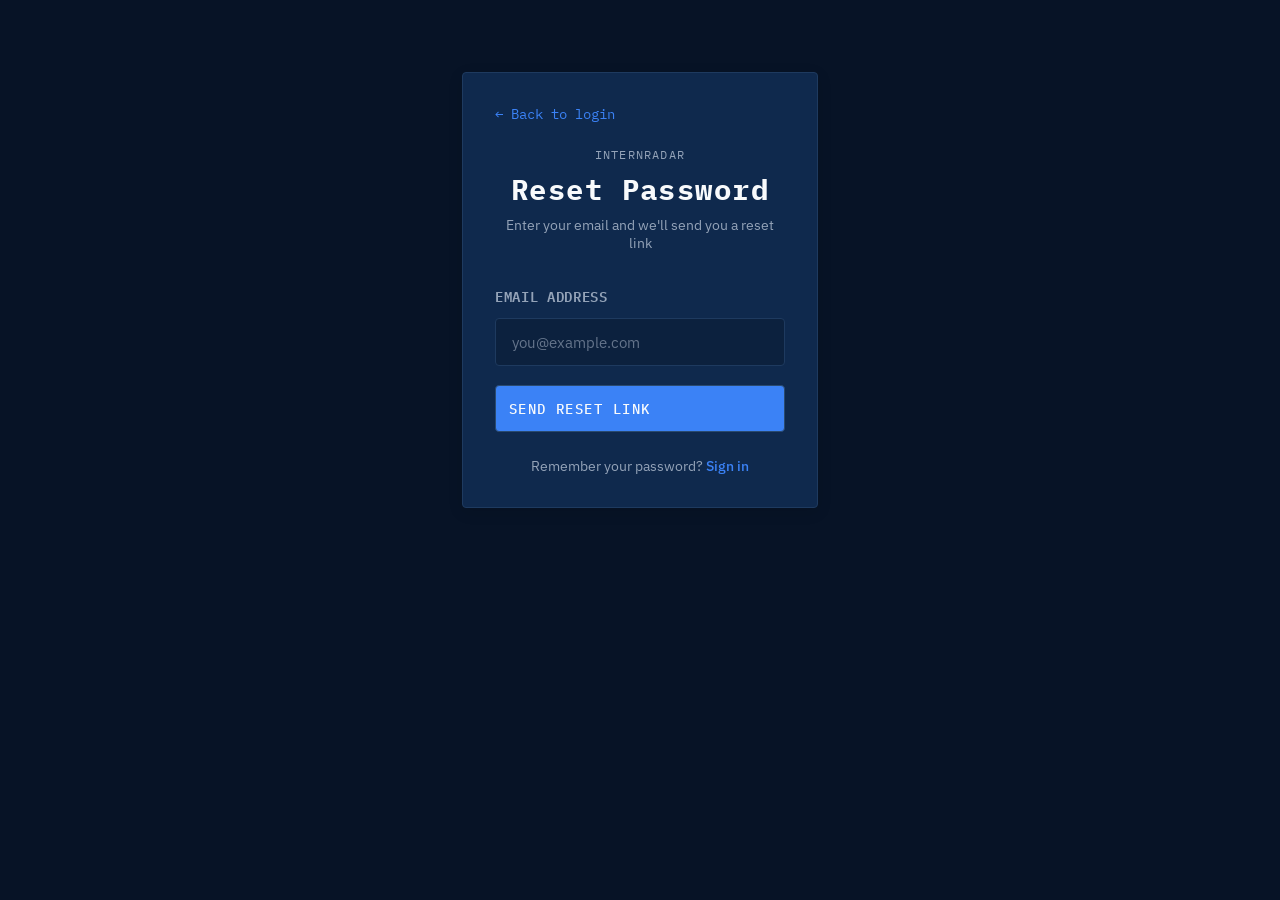
<file: frontend/forgot-password.html>
<!DOCTYPE html>
<html lang="en">
<head>
  <meta charset="UTF-8">
  <meta name="viewport" content="width=device-width, initial-scale=1.0">
  <title>Forgot Password | InternRadar</title>
  <link rel="stylesheet" href="styles.css">
  <style>
    body { overflow: auto !important; height: auto !important; min-height: 100vh; display: flex; flex-direction: column; }
    .auth-container { max-width: 420px; margin: 40px auto; padding: 2rem; width: 100%; }
    .auth-card { background: var(--card); border: 1px solid var(--border); border-radius: 4px; padding: 2rem; box-shadow: var(--shadow); }
    .auth-header { text-align: center; margin-bottom: 2rem; }
    .auth-header h1 { font-size: 1.8rem; color: var(--text); font-family: var(--font-mono); letter-spacing: 0.05em; }
    .auth-header p { color: var(--text-muted); margin-top: 0.5rem; }
    .eyebrow { font-family: var(--font-mono); font-size: 0.75rem; color: var(--primary); letter-spacing: 0.1em; text-transform: uppercase; margin-bottom: 0.5rem; }
    .form-group { margin-bottom: 1.2rem; }
    .form-group label { display: block; margin-bottom: 0.4rem; color: var(--text-muted); font-size: 0.85rem; font-family: var(--font-mono); letter-spacing: 0.05em; text-transform: uppercase; }
    .form-group input, .form-group select { width: 100%; padding: 0.8rem 1rem; border: 1px solid var(--border); border-radius: 4px; background: rgba(0, 0, 0, 0.2); color: var(--text); font-size: 0.95rem; font-family: var(--font-ui); }
    .form-group input:focus, .form-group select:focus { outline: none; border-color: var(--primary); }
    .form-group select option { background: var(--card); }
    .btn-full { width: 100%; padding: 0.8rem; font-size: 0.9rem; font-family: var(--font-mono); letter-spacing: 0.1em; text-transform: uppercase; background: var(--primary); color: var(--text); border: 1px solid var(--border-light); border-radius: 4px; cursor: pointer; transition: background 0.2s; }
    .btn-full:hover { background: var(--primary-h); }
    .btn-full:disabled { opacity: 0.5; cursor: not-allowed; }
    .auth-footer { text-align: center; margin-top: 1.5rem; color: var(--text-muted); font-size: 0.9rem; }
    .auth-footer a { color: var(--accent); text-decoration: none; font-weight: 500; }
    .auth-footer a:hover { text-decoration: underline; }
    .alert { padding: 0.8rem 1rem; border-radius: 4px; margin-bottom: 1rem; text-align: center; font-size: 0.9rem; border: 1px solid; }
    .alert-error { background: rgba(192, 57, 43, 0.15); color: #e74c3c; border-color: rgba(192, 57, 43, 0.3); }
    .alert-success { background: rgba(46, 204, 113, 0.15); color: #2ecc71; border-color: rgba(46, 204, 113, 0.3); }
    .alert-info { background: rgba(74, 158, 202, 0.15); color: #4a9eca; border-color: rgba(74, 158, 202, 0.3); }
    .password-hint { font-size: 0.75rem; color: var(--text-dim); margin-top: 0.4rem; }
    .back-link { display: inline-block; margin-bottom: 1rem; color: var(--accent); text-decoration: none; font-size: 0.85rem; font-family: var(--font-mono); }
    .back-link:hover { text-decoration: underline; }
    .hidden { display: none; }
  </style>
</head>
<body>
  <div class="auth-container">
    <div class="auth-card">
      <a href="login.html" class="back-link">← Back to login</a>
      
      <div class="auth-header">
        <p class="eyebrow">InternRadar</p>
        <h1>Reset Password</h1>
        <p>Enter your email and we'll send you a reset link</p>
      </div>
      
      <div id="alertBox"></div>
      
      <form id="forgotForm">
        <div class="form-group">
          <label for="email">Email Address</label>
          <input type="email" id="email" name="email" required placeholder="you@example.com">
        </div>
        
        <button type="submit" class="btn-full" id="submitBtn">Send Reset Link</button>
      </form>
      
      <div class="auth-footer">
        Remember your password? <a href="login.html">Sign in</a>
      </div>
    </div>
  </div>

  <script src="config.js"></script>
  <script src="supabase-lib.js"></script>
  <script src="supabase.js"></script>
  <script>
    const form = document.getElementById("forgotForm");
    const alertBox = document.getElementById("alertBox");
    const submitBtn = document.getElementById("submitBtn");
    
    function showAlert(message, type = "error") {
      alertBox.innerHTML = `<div class="alert alert-${type}">${message}</div>`;
    }
    
    form.addEventListener("submit", async (e) => {
      e.preventDefault();
      
      const email = document.getElementById("email").value.trim();
      
      if (!email) {
        showAlert("Please enter your email address");
        return;
      }
      
      submitBtn.disabled = true;
      submitBtn.textContent = "Sending...";
      
      try {
        await auth.resetPassword(email);
        showAlert("Password reset link sent! Check your email for instructions.", "success");
        form.reset();
      } catch (error) {
        showAlert(error.message);
      } finally {
        submitBtn.disabled = false;
        submitBtn.textContent = "Send Reset Link";
      }
    });
  </script>
</body>
</html>
</file>
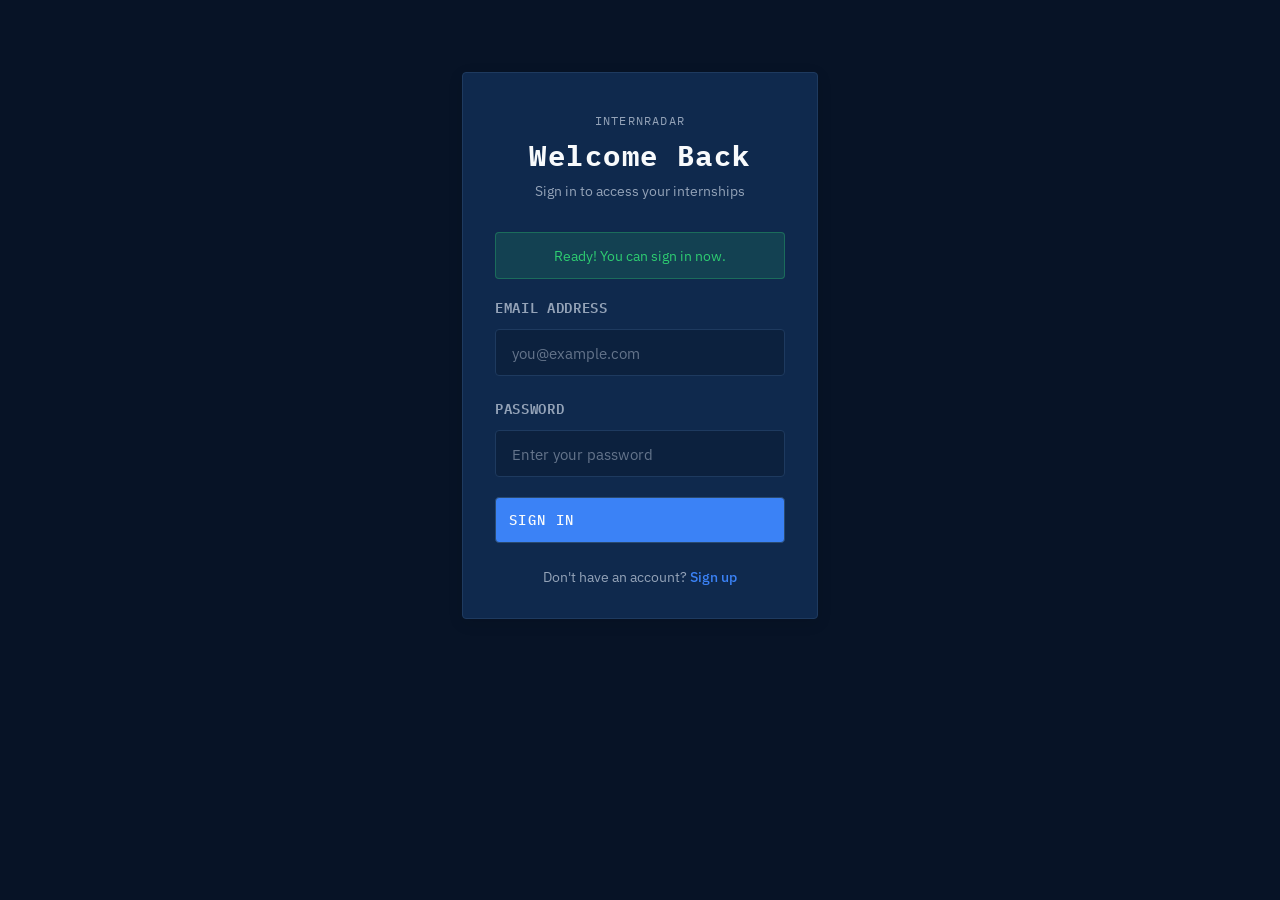
<file: frontend/login.html>
<!DOCTYPE html>
<html lang="en">
<head>
  <meta charset="UTF-8">
  <meta name="viewport" content="width=device-width, initial-scale=1.0">
  <title>Login | InternRadar</title>
  <link rel="stylesheet" href="styles.css">
  <style>
    body { overflow: auto !important; height: auto !important; min-height: 100vh; display: flex; flex-direction: column; }
    .auth-container { max-width: 420px; margin: 40px auto; padding: 2rem; width: 100%; }
    .auth-card { background: var(--card); border: 1px solid var(--border); border-radius: 4px; padding: 2rem; box-shadow: var(--shadow); }
    .auth-header { text-align: center; margin-bottom: 2rem; }
    .auth-header h1 { font-size: 1.8rem; color: var(--text); font-family: var(--font-mono); letter-spacing: 0.05em; }
    .auth-header p { color: var(--text-muted); margin-top: 0.5rem; }
    .eyebrow { font-family: var(--font-mono); font-size: 0.75rem; color: var(--primary); letter-spacing: 0.1em; text-transform: uppercase; margin-bottom: 0.5rem; }
    .form-group { margin-bottom: 1.2rem; }
    .form-group label { display: block; margin-bottom: 0.4rem; color: var(--text-muted); font-size: 0.85rem; font-family: var(--font-mono); letter-spacing: 0.05em; text-transform: uppercase; }
    .form-group input, .form-group select { width: 100%; padding: 0.8rem 1rem; border: 1px solid var(--border); border-radius: 4px; background: rgba(0, 0, 0, 0.2); color: var(--text); font-size: 0.95rem; font-family: var(--font-ui); }
    .form-group input:focus, .form-group select:focus { outline: none; border-color: var(--primary); }
    .form-group select option { background: var(--card); }
    .btn-full { width: 100%; padding: 0.8rem; font-size: 0.9rem; font-family: var(--font-mono); letter-spacing: 0.1em; text-transform: uppercase; background: var(--primary); color: var(--text); border: 1px solid var(--border-light); border-radius: 4px; cursor: pointer; transition: background 0.2s; }
    .btn-full:hover { background: var(--primary-h); }
    .btn-full:disabled { opacity: 0.5; cursor: not-allowed; }
    .auth-footer { text-align: center; margin-top: 1.5rem; color: var(--text-muted); font-size: 0.9rem; }
    .auth-footer a { color: var(--accent); text-decoration: none; font-weight: 500; }
    .auth-footer a:hover { text-decoration: underline; }
    .alert { padding: 0.8rem 1rem; border-radius: 4px; margin-bottom: 1rem; text-align: center; font-size: 0.9rem; border: 1px solid; }
    .alert-error { background: rgba(192, 57, 43, 0.15); color: #e74c3c; border-color: rgba(192, 57, 43, 0.3); }
    .alert-success { background: rgba(46, 204, 113, 0.15); color: #2ecc71; border-color: rgba(46, 204, 113, 0.3); }
    .alert-info { background: rgba(74, 158, 202, 0.15); color: #4a9eca; border-color: rgba(74, 158, 202, 0.3); }
    .password-hint { font-size: 0.75rem; color: var(--text-dim); margin-top: 0.4rem; }
    .back-link { display: inline-block; margin-bottom: 1rem; color: var(--accent); text-decoration: none; font-size: 0.85rem; font-family: var(--font-mono); }
    .back-link:hover { text-decoration: underline; }
    .hidden { display: none; }
  </style>
</head>
<body>
  <div class="auth-container">
    <div class="auth-card">
      <div class="auth-header">
        <p class="eyebrow">InternRadar</p>
        <h1>Welcome Back</h1>
        <p>Sign in to access your internships</p>
      </div>
      
      <div id="alertBox"></div>
      
      <form id="loginForm">
        <div class="form-group">
          <label for="email">Email Address</label>
          <input type="email" id="email" name="email" required placeholder="you@example.com">
        </div>
        
        <div class="form-group">
          <label for="password">Password</label>
          <input type="password" id="password" name="password" required placeholder="Enter your password">
        </div>
        
        <button type="submit" class="btn-full" id="submitBtn">Sign In</button>
      </form>
      
      <div class="auth-footer">
        Don't have an account? <a href="signup.html">Sign up</a>
      </div>
    </div>
  </div>

  <script src="config.js"></script>
  <script src="supabase-lib.js"></script>
  <script src="supabase.js"></script>
  <script>
    const form = document.getElementById("loginForm");
    const alertBox = document.getElementById("alertBox");
    const submitBtn = document.getElementById("submitBtn");
    
    function showAlert(message, type = "info") {
      alertBox.innerHTML = `<div class="alert alert-${type}">${message}</div>`;
    }
    
    function checkAuthAndLoad() {
      let attempts = 0;
      const checkAuth = setInterval(() => {
        attempts++;
        if (window.auth && !window.auth.isLoading) {
          clearInterval(checkAuth);
          showAlert("Ready! You can sign in now.", "success");
        } else if (attempts >= 15) {
          clearInterval(checkAuth);
          showAlert("Auth failed to load. Refresh the page or check browser console (F12).", "error");
        }
      }, 500);
    }

    async function upsertProfile(user) {
      if (!window.supabaseClient || !user) {
        console.warn("[InternRadar] Cannot upsert profile: missing supabaseClient or user");
        return;
      }

      const meta = user.user_metadata || {};
      const payload = {
        id: user.id,
        email: user.email,
        full_name: meta.full_name || "",
        interest_area: meta.interest_area || "",
        experience_level: meta.experience_level || "Student",
        university: meta.university || "",
        updated_at: new Date().toISOString()
      };

      console.log("[InternRadar] Upserting profile for:", user.email);
      const { error } = await window.supabaseClient
        .from("profiles")
        .upsert(payload, { onConflict: "id" });

      if (error) {
        console.warn("[InternRadar] Profile upsert failed:", error.message, error);
      } else {
        console.log("[InternRadar] Profile upserted successfully for:", user.email);
      }
    }
    
    checkAuthAndLoad();
    
    form.addEventListener("submit", async (e) => {
      e.preventDefault();
      
      if (!window.auth) {
        showAlert("Auth not loaded yet. Please wait or refresh.", "error");
        return;
      }
      
      const email = document.getElementById("email").value.trim();
      const password = document.getElementById("password").value;
      
      submitBtn.disabled = true;
      submitBtn.textContent = "Signing in...";
      
      try {
        const data = await window.auth.signIn(email, password);
        const user = data?.user || data?.session?.user;
        
        if (!user) {
          showAlert("Sign in succeeded but no user data returned. Try again.", "error");
          return;
        }

        if (!user.email_confirmed_at) {
          await window.auth.signOut();
          showAlert("Please verify your email first. Check your inbox for the verification link.", "error");
        } else {
          await upsertProfile(user);
          window.location.href = "index.html";
        }
      } catch (error) {
        console.error("[InternRadar] Login error:", error);
        showAlert(error.message, "error");
      } finally {
        submitBtn.disabled = false;
        submitBtn.textContent = "Sign In";
      }
    });
  </script>
</body>
</html>
</file>
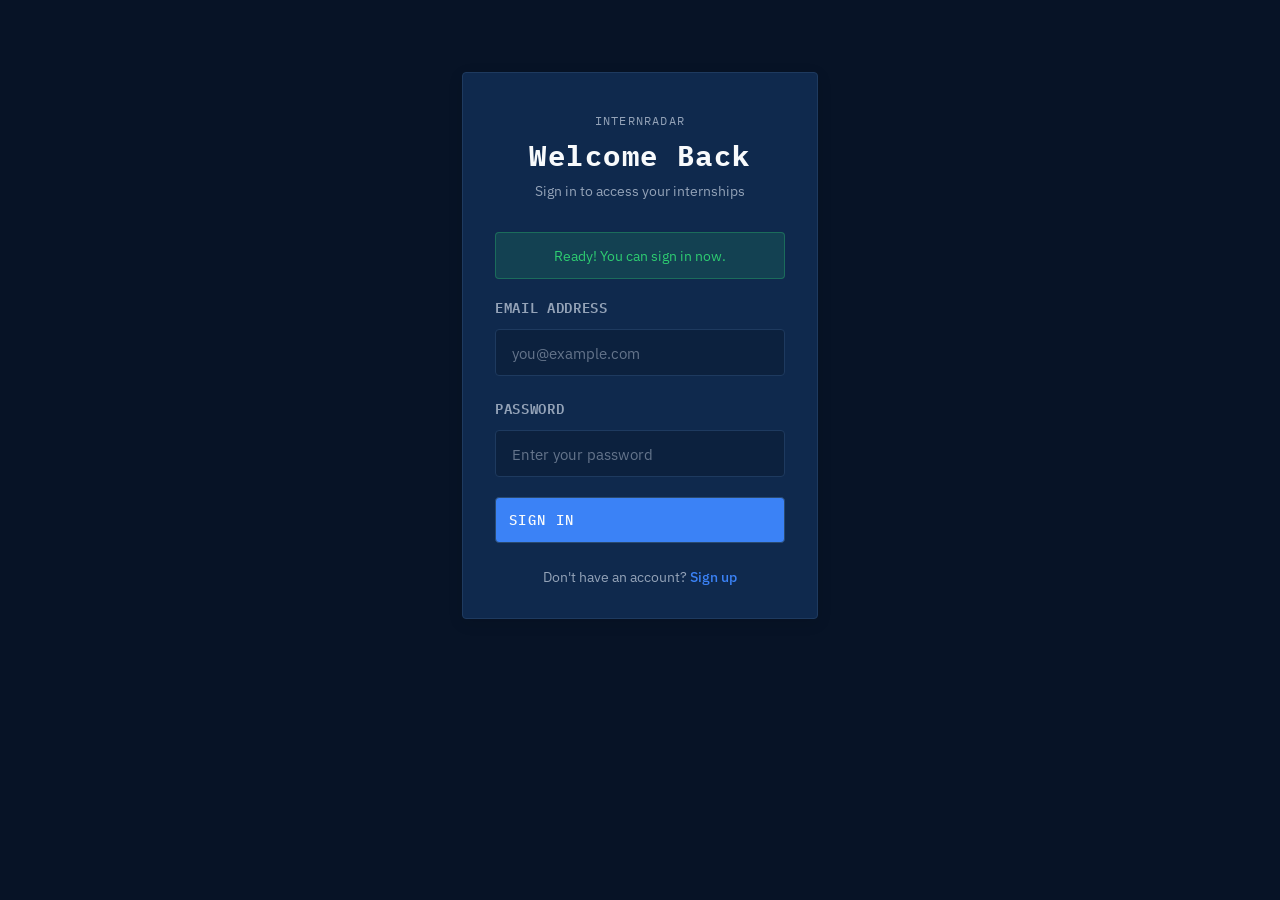
<file: frontend/reset-password.html>
<!DOCTYPE html>
<html lang="en">
<head>
  <meta charset="UTF-8">
  <meta name="viewport" content="width=device-width, initial-scale=1.0">
  <title>Reset Password | InternRadar</title>
  <link rel="stylesheet" href="styles.css">
  <style>
    body { overflow: auto !important; height: auto !important; min-height: 100vh; display: flex; flex-direction: column; }
    .auth-container { max-width: 420px; margin: 40px auto; padding: 2rem; width: 100%; }
    .auth-card { background: var(--card); border: 1px solid var(--border); border-radius: 4px; padding: 2rem; box-shadow: var(--shadow); }
    .auth-header { text-align: center; margin-bottom: 2rem; }
    .auth-header h1 { font-size: 1.8rem; color: var(--text); font-family: var(--font-mono); letter-spacing: 0.05em; }
    .auth-header p { color: var(--text-muted); margin-top: 0.5rem; }
    .eyebrow { font-family: var(--font-mono); font-size: 0.75rem; color: var(--primary); letter-spacing: 0.1em; text-transform: uppercase; margin-bottom: 0.5rem; }
    .form-group { margin-bottom: 1.2rem; }
    .form-group label { display: block; margin-bottom: 0.4rem; color: var(--text-muted); font-size: 0.85rem; font-family: var(--font-mono); letter-spacing: 0.05em; text-transform: uppercase; }
    .form-group input, .form-group select { width: 100%; padding: 0.8rem 1rem; border: 1px solid var(--border); border-radius: 4px; background: rgba(0, 0, 0, 0.2); color: var(--text); font-size: 0.95rem; font-family: var(--font-ui); }
    .form-group input:focus, .form-group select:focus { outline: none; border-color: var(--primary); }
    .form-group select option { background: var(--card); }
    .btn-full { width: 100%; padding: 0.8rem; font-size: 0.9rem; font-family: var(--font-mono); letter-spacing: 0.1em; text-transform: uppercase; background: var(--primary); color: var(--text); border: 1px solid var(--border-light); border-radius: 4px; cursor: pointer; transition: background 0.2s; }
    .btn-full:hover { background: var(--primary-h); }
    .btn-full:disabled { opacity: 0.5; cursor: not-allowed; }
    .auth-footer { text-align: center; margin-top: 1.5rem; color: var(--text-muted); font-size: 0.9rem; }
    .auth-footer a { color: var(--accent); text-decoration: none; font-weight: 500; }
    .auth-footer a:hover { text-decoration: underline; }
    .alert { padding: 0.8rem 1rem; border-radius: 4px; margin-bottom: 1rem; text-align: center; font-size: 0.9rem; border: 1px solid; }
    .alert-error { background: rgba(192, 57, 43, 0.15); color: #e74c3c; border-color: rgba(192, 57, 43, 0.3); }
    .alert-success { background: rgba(46, 204, 113, 0.15); color: #2ecc71; border-color: rgba(46, 204, 113, 0.3); }
    .alert-info { background: rgba(74, 158, 202, 0.15); color: #4a9eca; border-color: rgba(74, 158, 202, 0.3); }
    .password-hint { font-size: 0.75rem; color: var(--text-dim); margin-top: 0.4rem; }
    .back-link { display: inline-block; margin-bottom: 1rem; color: var(--accent); text-decoration: none; font-size: 0.85rem; font-family: var(--font-mono); }
    .back-link:hover { text-decoration: underline; }
    .hidden { display: none; }
  </style>
</head>
<body>
  <div class="auth-container">
    <div class="auth-card">
      <div class="auth-header">
        <p class="eyebrow">InternRadar</p>
        <h1>Set New Password</h1>
        <p>Enter your new password below</p>
      </div>
      
      <div id="alertBox"></div>
      
      <div id="resetFormContainer">
        <form id="resetForm">
          <div class="form-group">
            <label for="newPassword">New Password</label>
            <input type="password" id="newPassword" name="newPassword" required placeholder="Enter new password" minlength="6">
            <p class="password-hint">Must be at least 6 characters</p>
          </div>
          
          <div class="form-group">
            <label for="confirmPassword">Confirm New Password</label>
            <input type="password" id="confirmPassword" name="confirmPassword" required placeholder="Confirm new password">
          </div>
          
          <button type="submit" class="btn-full" id="submitBtn">Update Password</button>
        </form>
      </div>
      
      <div id="successMessage" class="hidden">
        <div class="alert alert-success">
          Password updated successfully! Redirecting to login...
        </div>
      </div>
    </div>
  </div>

  <script src="config.js"></script>
  <script src="supabase-lib.js"></script>
  <script src="supabase.js"></script>
  <script>
    const form = document.getElementById("resetForm");
    const alertBox = document.getElementById("alertBox");
    const submitBtn = document.getElementById("submitBtn");
    const resetFormContainer = document.getElementById("resetFormContainer");
    const successMessage = document.getElementById("successMessage");
    
    function showAlert(message, type = "error") {
      alertBox.innerHTML = `<div class="alert alert-${type}">${message}</div>`;
    }
    
    async function checkResetToken() {
      try {
        const hashParams = new URLSearchParams(window.location.hash.substring(1));
        const accessToken = hashParams.get("access_token");
        const type = hashParams.get("type");
        
        if (!accessToken && type !== "recovery") {
          const session = await auth.getSession();
          if (!session) {
            window.location.href = "login.html";
          }
        }
      } catch (e) {
        window.location.href = "login.html";
      }
    }
    
    checkResetToken();
    
    form.addEventListener("submit", async (e) => {
      e.preventDefault();
      
      const newPassword = document.getElementById("newPassword").value;
      const confirmPassword = document.getElementById("confirmPassword").value;
      
      if (newPassword !== confirmPassword) {
        showAlert("Passwords do not match");
        return;
      }
      
      if (newPassword.length < 6) {
        showAlert("Password must be at least 6 characters");
        return;
      }
      
      submitBtn.disabled = true;
      submitBtn.textContent = "Updating...";
      
      try {
        await auth.updatePassword(newPassword);
        resetFormContainer.classList.add("hidden");
        successMessage.classList.remove("hidden");
        setTimeout(() => {
          window.location.href = "login.html";
        }, 3000);
      } catch (error) {
        showAlert(error.message);
      } finally {
        submitBtn.disabled = false;
        submitBtn.textContent = "Update Password";
      }
    });
  </script>
</body>
</html>
</file>
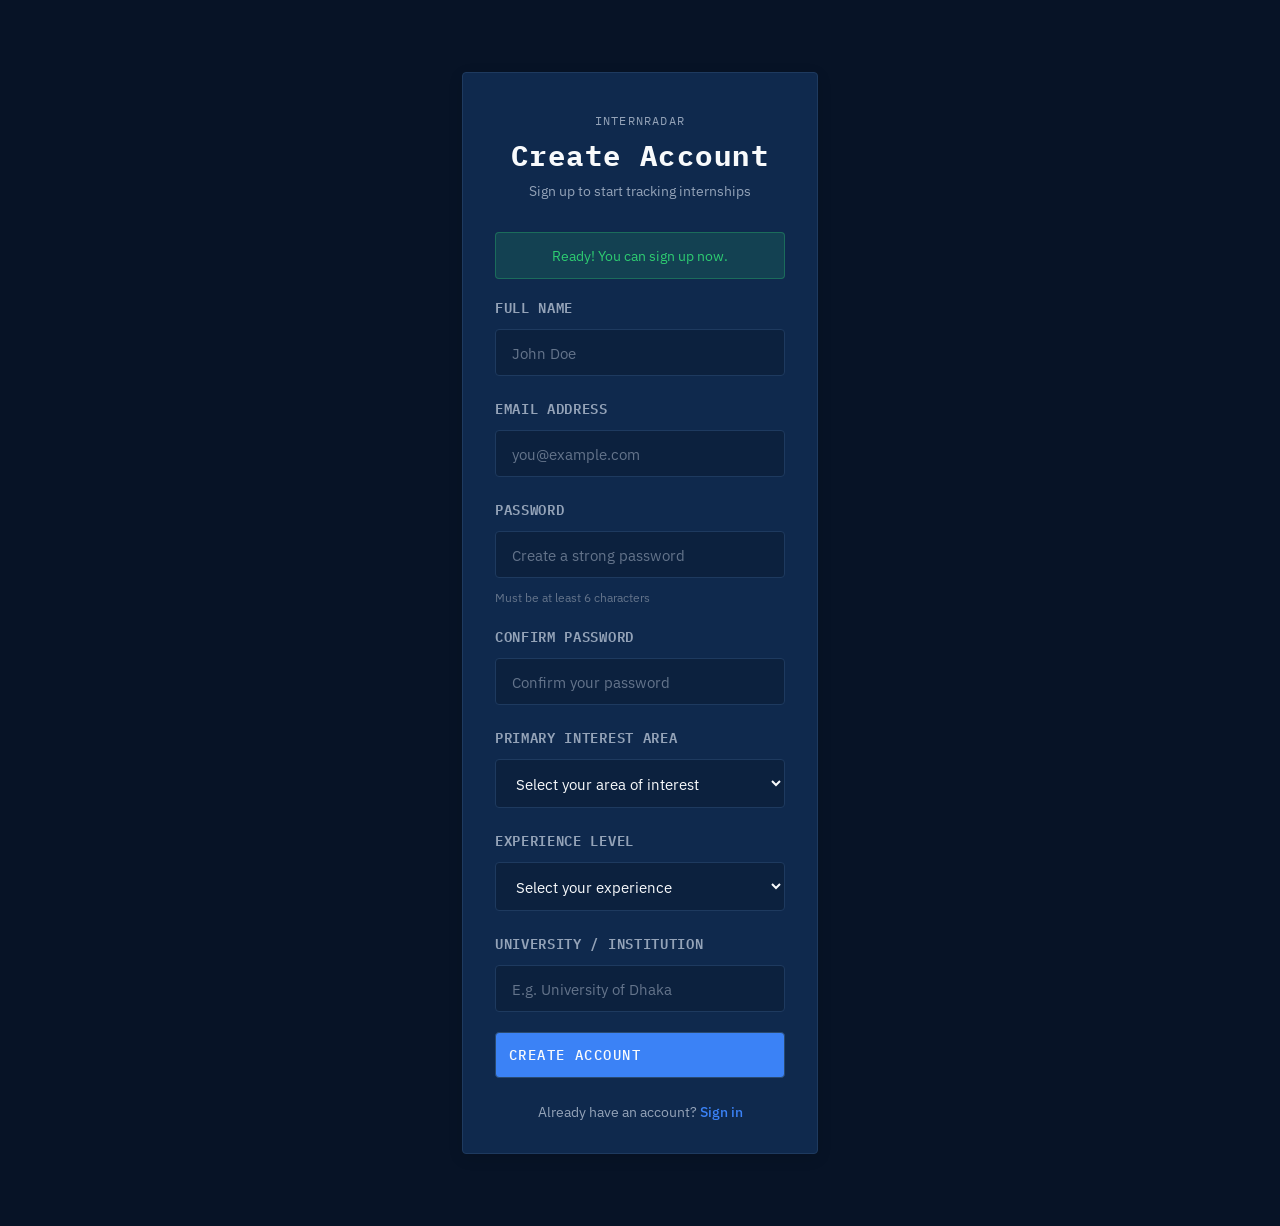
<file: frontend/signup.html>
<!DOCTYPE html>
<html lang="en">
<head>
  <meta charset="UTF-8">
  <meta name="viewport" content="width=device-width, initial-scale=1.0">
  <title>Sign Up | InternRadar</title>
  <link rel="stylesheet" href="styles.css">
  <style>
    body { overflow: auto !important; height: auto !important; min-height: 100vh; display: flex; flex-direction: column; }
    .auth-container { max-width: 420px; margin: 40px auto; padding: 2rem; width: 100%; }
    .auth-card { background: var(--card); border: 1px solid var(--border); border-radius: 4px; padding: 2rem; box-shadow: var(--shadow); }
    .auth-header { text-align: center; margin-bottom: 2rem; }
    .auth-header h1 { font-size: 1.8rem; color: var(--text); font-family: var(--font-mono); letter-spacing: 0.05em; }
    .auth-header p { color: var(--text-muted); margin-top: 0.5rem; }
    .eyebrow { font-family: var(--font-mono); font-size: 0.75rem; color: var(--primary); letter-spacing: 0.1em; text-transform: uppercase; margin-bottom: 0.5rem; }
    .form-group { margin-bottom: 1.2rem; }
    .form-group label { display: block; margin-bottom: 0.4rem; color: var(--text-muted); font-size: 0.85rem; font-family: var(--font-mono); letter-spacing: 0.05em; text-transform: uppercase; }
    .form-group input, .form-group select { width: 100%; padding: 0.8rem 1rem; border: 1px solid var(--border); border-radius: 4px; background: rgba(0, 0, 0, 0.2); color: var(--text); font-size: 0.95rem; font-family: var(--font-ui); }
    .form-group input:focus, .form-group select:focus { outline: none; border-color: var(--primary); }
    .form-group select option { background: var(--card); }
    .btn-full { width: 100%; padding: 0.8rem; font-size: 0.9rem; font-family: var(--font-mono); letter-spacing: 0.1em; text-transform: uppercase; background: var(--primary); color: var(--text); border: 1px solid var(--border-light); border-radius: 4px; cursor: pointer; transition: background 0.2s; }
    .btn-full:hover { background: var(--primary-h); }
    .btn-full:disabled { opacity: 0.5; cursor: not-allowed; }
    .auth-footer { text-align: center; margin-top: 1.5rem; color: var(--text-muted); font-size: 0.9rem; }
    .auth-footer a { color: var(--accent); text-decoration: none; font-weight: 500; }
    .auth-footer a:hover { text-decoration: underline; }
    .alert { padding: 0.8rem 1rem; border-radius: 4px; margin-bottom: 1rem; text-align: center; font-size: 0.9rem; border: 1px solid; }
    .alert-error { background: rgba(192, 57, 43, 0.15); color: #e74c3c; border-color: rgba(192, 57, 43, 0.3); }
    .alert-success { background: rgba(46, 204, 113, 0.15); color: #2ecc71; border-color: rgba(46, 204, 113, 0.3); }
    .alert-info { background: rgba(74, 158, 202, 0.15); color: #4a9eca; border-color: rgba(74, 158, 202, 0.3); }
    .password-hint { font-size: 0.75rem; color: var(--text-dim); margin-top: 0.4rem; }
    .back-link { display: inline-block; margin-bottom: 1rem; color: var(--accent); text-decoration: none; font-size: 0.85rem; font-family: var(--font-mono); }
    .back-link:hover { text-decoration: underline; }
    .hidden { display: none; }
  </style>
</head>
<body>
  <div class="auth-container">
    <div class="auth-card">
      <div class="auth-header">
        <p class="eyebrow">InternRadar</p>
        <h1>Create Account</h1>
        <p>Sign up to start tracking internships</p>
      </div>
      
      <div id="alertBox"></div>
      
      <form id="signupForm">
        <div class="form-group">
          <label for="fullName">Full Name</label>
          <input type="text" id="fullName" name="fullName" required placeholder="John Doe">
        </div>
        
        <div class="form-group">
          <label for="email">Email Address</label>
          <input type="email" id="email" name="email" required placeholder="you@example.com">
        </div>
        
        <div class="form-group">
          <label for="password">Password</label>
          <input type="password" id="password" name="password" required placeholder="Create a strong password" minlength="6">
          <p class="password-hint">Must be at least 6 characters</p>
        </div>
        
        <div class="form-group">
          <label for="confirmPassword">Confirm Password</label>
          <input type="password" id="confirmPassword" name="confirmPassword" required placeholder="Confirm your password">
        </div>

        <div class="form-group">
          <label for="interestArea">Primary Interest Area</label>
          <select id="interestArea" name="interestArea" required>
            <option value="" disabled selected>Select your area of interest</option>
            <option value="Artificial Intelligence">Artificial Intelligence</option>
            <option value="Data Science & Analytics">Data Science & Analytics</option>
            <option value="Software Engineering">Software Engineering</option>
            <option value="Web Development">Web Development</option>
            <option value="Mobile Development">Mobile Development</option>
            <option value="Cybersecurity">Cybersecurity</option>
            <option value="Cloud Computing">Cloud Computing</option>
            <option value="Product Management">Product Management</option>
            <option value="Design (UI/UX)">Design (UI/UX)</option>
            <option value="Other">Other</option>
          </select>
        </div>

        <div class="form-group">
          <label for="experienceLevel">Experience Level</label>
          <select id="experienceLevel" name="experienceLevel" required>
            <option value="" disabled selected>Select your experience</option>
            <option value="Beginner (0-1 Years)">Beginner (0-1 Years)</option>
            <option value="Intermediate (1-3 Years)">Intermediate (1-3 Years)</option>
            <option value="Advanced (3+ Years)">Advanced (3+ Years)</option>
          </select>
        </div>

        <div class="form-group">
          <label for="university">University / Institution</label>
          <input type="text" id="university" name="university" placeholder="E.g. University of Dhaka">
        </div>

        
        <button type="submit" class="btn-full" id="submitBtn">Create Account</button>
      </form>
      
      <div class="auth-footer">
        Already have an account? <a href="login.html">Sign in</a>
      </div>
    </div>
  </div>

  <script src="config.js"></script>
  <script src="supabase-lib.js"></script>
  <script src="supabase.js"></script>
  <script>
    const form = document.getElementById("signupForm");
    const alertBox = document.getElementById("alertBox");
    const submitBtn = document.getElementById("submitBtn");
    
    function showAlert(message, type = "info") {
      alertBox.innerHTML = `<div class="alert alert-${type}">${message}</div>`;
    }
    
    function checkAuthAndLoad() {
      const checkAuth = setInterval(() => {
        if (window.auth) {
          clearInterval(checkAuth);
          showAlert("Ready! You can sign up now.", "success");
        }
      }, 500);
      
      setTimeout(() => {
        clearInterval(checkAuth);
        if (!window.auth) {
          showAlert("Auth failed to load. Open browser console (F12) for details.", "error");
        }
      }, 5000);
    }
    
    checkAuthAndLoad();
    
    async function upsertProfile(user) {
      if (!window.supabaseClient || !user) {
        return;
      }

      const payload = {
        id: user.id,
        email: user.email,
        full_name: document.getElementById("fullName").value.trim(),
        interest_area: document.getElementById("interestArea").value,
        experience_level: document.getElementById("experienceLevel").value,
        university: document.getElementById("university").value.trim(),
        updated_at: new Date().toISOString()
      };

      const { error } = await window.supabaseClient
        .from("profiles")
        .upsert(payload, { onConflict: "id" });

      if (error) {
        console.warn("[InternRadar] Profile upsert failed:", error.message);
      } else {
        console.log("[InternRadar] Profile created for:", user.email);
      }
    }

    form.addEventListener("submit", async (e) => {
      e.preventDefault();
      
      if (!window.auth) {
        showAlert("Auth not loaded yet. Please wait or refresh.", "error");
        return;
      }
      
      const email = document.getElementById("email").value.trim();
      const password = document.getElementById("password").value;
      const confirmPassword = document.getElementById("confirmPassword").value;
      
      if (password !== confirmPassword) {
        showAlert("Passwords do not match", "error");
        return;
      }
      
      if (password.length < 6) {
        showAlert("Password must be at least 6 characters", "error");
        return;
      }
      
      submitBtn.disabled = true;
      submitBtn.textContent = "Creating account...";
      
      try {
        const metadata = {
          full_name: document.getElementById("fullName").value.trim(),
          interest_area: document.getElementById("interestArea").value,
          experience_level: document.getElementById("experienceLevel").value,
          university: document.getElementById("university").value.trim(),
        };

        const data = await window.auth.signUp(email, password, metadata);
        
        // If user is auto-confirmed, create profile immediately
        const user = data?.user;
        if (user && user.email_confirmed_at) {
          await upsertProfile(user);
        }
        
        showAlert("Account created! Check your email to verify your account.", "success");
        form.reset();
      } catch (error) {
        console.error("[InternRadar] Signup error:", error);
        showAlert(error.message, "error");
      } finally {
        submitBtn.disabled = false;
        submitBtn.textContent = "Create Account";
      }
    });
  </script>
</body>
</html>
</file>
<file: frontend/styles.css>
/* ═══════════════════════════════════════════════════════════════════
   InternRadar — Monitoring Dashboard Theme
   Colors: #051F20 · #0B2B26 · #163832 · #235347 · #8EB69B · #DAF1DE
   No gradients. Solid. Industrial. Clean.
═══════════════════════════════════════════════════════════════════ */

@import url('https://fonts.googleapis.com/css2?family=IBM+Plex+Mono:wght@400;500;600&family=IBM+Plex+Sans:wght@400;500;600;700&display=swap');

:root {
  /* ── Color System ── */
  --bg:           #071326; /* Dark background to match cards */
  --sidebar-bg:   #0b1d3a;
  --card:         #0f294d; /* Hero banner color */
  --card-hover:   #143561;
  --border:       #1e3a5f;
  --border-light: #2a4a6f;
  --sidebar-border: #163057;
  --primary:      #3b82f6;
  --primary-h:    #2563eb;
  --text:         #f8fafc;
  --text-muted:   #94a3b8;
  --text-dim:     #64748b;
  --sidebar-text: #f8fafc;
  --sidebar-muted: #94a3b8;
  --accent:       #3b82f6;
  --danger:       #ef4444;
  --danger-light: rgba(239, 68, 68, 0.15);

  /* ── Accent Indicator Colors (solid only) ── */
  --blue:   #60a5fa;
  --green:  #34d399;
  --amber:  #fbbf24;
  --purple: #a78bfa;

  /* ── Typography ── */
  --font-ui:   'IBM Plex Sans', 'Segoe UI', system-ui, sans-serif;
  --font-mono: 'IBM Plex Mono', 'Consolas', monospace;

  --shadow: 0 4px 15px rgba(0, 0, 0, 0.1);
  --shadow-lg: 0 10px 25px rgba(0, 0, 0, 0.15);
}

.dark-theme {
  --bg:           #020617; /* Very dark slate background */
  --sidebar-bg:   #091325;
  --card:         #0f172a;
  --card-hover:   #1e293b;
  --border:       #1e293b;
  --border-light: #334155;
  --sidebar-border: #1e293b;
  --text:         #f8fafc;
  --text-muted:   #94a3b8;
  --text-dim:     #64748b;
  --sidebar-text: #f8fafc;
  --sidebar-muted: #94a3b8;
  --shadow:       0 4px 15px rgba(0, 0, 0, 0.4);
  --shadow-lg:    0 10px 25px rgba(0, 0, 0, 0.5);
}

/* ── RESET ─────────────────────────────────────────── */
*, *::before, *::after { box-sizing: border-box; margin: 0; padding: 0; }
.hidden { display: none !important; }

body {
  font-family: var(--font-ui);
  background-color: var(--bg);
  color: var(--text);
  height: 100vh;
  overflow: hidden;
  font-size: 14px;
}

/* ── AUTH OVERLAY ───────────────────────────────────── */
.auth-overlay {
  position: fixed; inset: 0;
  background: rgba(10, 22, 40, 0.97);
  display: flex; align-items: center; justify-content: center;
  z-index: 9999;
}
.auth-overlay.hidden { display: none; }

.auth-message {
  text-align: center;
  border: 1px solid var(--border);
  background: var(--card);
  padding: 3rem 4rem;
  border-radius: 4px;
  box-shadow: var(--shadow-lg);
}
.auth-lock-icon {
  display: inline-flex; align-items: center; justify-content: center;
  width: 60px; height: 60px;
  background: var(--primary);
  border-radius: 50%;
  color: var(--accent);
  margin-bottom: 1.2rem;
}
.auth-message p {
  font-family: var(--font-mono);
  font-size: 0.85rem;
  letter-spacing: 0.15em;
  color: var(--text-muted);
  text-transform: uppercase;
  margin-bottom: 0.5rem;
}
.auth-message span { color: var(--text-muted); font-size: 0.9rem; }
.auth-message a { color: var(--accent); text-decoration: none; font-weight: 600; }
.auth-message a:hover { text-decoration: underline; }

/* ── LAYOUT ─────────────────────────────────────────── */
.dashboard-wrapper { display: flex; height: 100vh; }

/* ── SIDEBAR ─────────────────────────────────────────── */
.sidebar {
  width: 240px;
  background: var(--sidebar-bg);
  border-right: 1px solid var(--border);
  display: flex;
  flex-direction: column;
  flex-shrink: 0;
}

/* Logo */
.sidebar-header {
  padding: 1.2rem 1rem;
  border-bottom: 1px solid var(--border);
}
.logo {
  display: flex;
  align-items: center;
  gap: 0.75rem;
}
.logo-icon {
  width: 36px; height: 36px;
  background: var(--primary);
  border: 1px solid var(--border-light);
  border-radius: 6px;
  display: flex; align-items: center; justify-content: center;
  color: var(--accent);
  flex-shrink: 0;
}
.logo-text { display: flex; flex-direction: column; }
.logo-name {
  font-family: var(--font-mono);
  font-weight: 600;
  font-size: 0.8rem;
  letter-spacing: 0.12em;
  color: var(--sidebar-text);
}
.logo-sub {
  font-family: var(--font-mono);
  font-size: 0.65rem;
  color: var(--sidebar-muted);
  letter-spacing: 0.05em;
}

/* User Panel */
.user-panel {
  display: flex;
  align-items: center;
  gap: 0.7rem;
  padding: 0.8rem 1rem;
  border-bottom: 1px solid var(--sidebar-border);
  background: rgba(0, 0, 0, 0.15);
}
.user-avatar {
  width: 30px; height: 30px;
  background: var(--primary);
  border-radius: 50%;
  display: flex; align-items: center; justify-content: center;
  color: #fff;
  flex-shrink: 0;
}
.user-info { display: flex; flex-direction: column; flex: 1; min-width: 0; }
.user-label {
  font-family: var(--font-mono);
  font-size: 0.6rem;
  letter-spacing: 0.12em;
  color: var(--sidebar-muted);
}
.user-email {
  font-size: 0.75rem;
  color: var(--sidebar-text);
  white-space: nowrap;
  overflow: hidden;
  text-overflow: ellipsis;
}
.status-dot {
  width: 8px; height: 8px;
  border-radius: 50%;
  flex-shrink: 0;
}
.status-dot.online { background: var(--green); box-shadow: 0 0 5px var(--green); }

/* Nav */
.sidebar-nav {
  flex: 1;
  padding: 1rem 0.75rem;
  display: flex;
  flex-direction: column;
  gap: 0.25rem;
  overflow-y: auto;
}
.nav-section-label {
  font-family: var(--font-mono);
  font-size: 0.6rem;
  letter-spacing: 0.15em;
  color: var(--sidebar-muted);
  padding: 0 0.5rem 0.5rem;
}
.nav-btn {
  display: flex;
  align-items: center;
  gap: 0.7rem;
  width: 100%;
  padding: 0.65rem 0.75rem;
  background: transparent;
  border: 1px solid transparent;
  border-radius: 4px;
  color: var(--sidebar-muted);
  font-family: var(--font-ui);
  font-size: 0.85rem;
  font-weight: 500;
  text-align: left;
  cursor: pointer;
  transition: all 0.15s ease;
}
.nav-icon {
  width: 28px; height: 28px;
  display: flex; align-items: center; justify-content: center;
  border-radius: 4px;
  background: transparent;
  flex-shrink: 0;
}
.nav-btn:hover {
  background: rgba(255, 255, 255, 0.05);
  color: var(--sidebar-text);
}
.nav-btn.active {
  background: var(--primary);
  color: #fff;
  border-left: 3px solid var(--blue);
}
.nav-btn.active .nav-icon {
  background: transparent;
  color: #fff;
}

.badge {
  margin-left: auto;
  background: var(--danger);
  color: #fff;
  border: none;
  padding: 0.1rem 0.45rem;
  border-radius: 12px;
  font-family: var(--font-mono);
  font-size: 0.65rem;
  min-width: 24px;
  text-align: center;
}

/* Sidebar Footer */
.sidebar-footer {
  padding: 0.75rem;
  border-top: 1px solid var(--border);
  display: flex;
  flex-direction: column;
  gap: 0.5rem;
}
.sys-status {
  background: rgba(0, 0, 0, 0.15);
  border: 1px solid var(--sidebar-border);
  border-radius: 4px;
  padding: 0.6rem 0.75rem;
  display: flex;
  flex-direction: column;
  gap: 0.3rem;
}
.sys-status-row {
  display: flex;
  justify-content: space-between;
  align-items: center;
}
.sys-label {
  font-family: var(--font-mono);
  font-size: 0.6rem;
  letter-spacing: 0.12em;
  color: var(--sidebar-muted);
}
.sys-value {
  font-family: var(--font-mono);
  font-size: 0.68rem;
  color: var(--sidebar-text);
}
.sys-value.online-text { color: var(--green); font-weight: 600; }
.logout-btn {
  display: flex;
  align-items: center;
  justify-content: center;
  gap: 0.5rem;
  width: 100%;
  padding: 0.6rem;
  background: transparent;
  border: 1px solid var(--border);
  border-radius: 4px;
  color: var(--text-dim);
  font-family: var(--font-mono);
  font-size: 0.72rem;
  letter-spacing: 0.1em;
  cursor: pointer;
  transition: all 0.15s;
}
.logout-btn:hover {
  background: var(--danger-light);
  border-color: var(--danger);
  color: #e74c3c;
}

/* ── MAIN CONTENT ─────────────────────────────────────── */
.main-content {
  flex: 1;
  display: flex;
  flex-direction: column;
  overflow-y: auto;
  background: var(--bg);
}

.top-bar {
  display: flex;
  align-items: center;
  justify-content: space-between;
  padding: 0 1.5rem;
  height: 60px;
  border-bottom: 1px solid var(--border);
  background: var(--card);
  position: sticky;
  top: 0;
  z-index: 100;
  flex-shrink: 0;
  box-shadow: 0 1px 3px rgba(0,0,0,0.1);
}
.breadcrumb {
  display: flex;
  align-items: center;
  gap: 0.5rem;
  font-family: var(--font-mono);
  font-size: 0.75rem;
  letter-spacing: 0.06em;
}
.breadcrumb-root { color: var(--text-dim); }
.breadcrumb-sep  { color: var(--border-light); }
.breadcrumb-current { color: var(--accent); font-weight: 600; }
.top-clock {
  font-family: var(--font-mono);
  font-size: 0.82rem;
  color: var(--text-muted);
  letter-spacing: 0.05em;
}

/* Tabs */
.tab-content { display: none; padding: 1.5rem; animation: fadeIn 0.2s ease; }
.tab-content.active { display: block; }
@keyframes fadeIn { from { opacity: 0; transform: translateY(4px); } to { opacity: 1; transform: translateY(0); } }

/* ── DASHBOARD HEADER & HERO ─────────────────────────── */
.dashboard-header-text {
  margin-bottom: 1rem;
}
.dashboard-header-text h2 {
  font-family: var(--font-ui);
  font-size: 1.25rem;
  color: var(--text);
  font-weight: 700;
  margin-bottom: 0.2rem;
}
.dashboard-header-text p {
  font-family: var(--font-mono);
  font-size: 0.75rem;
  color: var(--text-muted);
}

.hero-banner {
  width: 100%;
  height: 180px;
  background: linear-gradient(to right, #3d526b, #8598ad);
  position: relative;
  margin-bottom: 1.25rem;
  border-radius: 6px;
  box-shadow: var(--shadow);
  overflow: hidden;
}
.hero-overlay {
  display: none;
}
.hero-content {
  position: absolute;
  top: 50%;
  left: 2rem;
  transform: translateY(-50%);
  color: #fff;
  display: flex;
  flex-direction: column;
  gap: 1rem;
}
.hero-title {
  font-family: var(--font-ui);
  font-size: 1.4rem;
  font-weight: 600;
}
.hero-meta {
  display: flex;
  flex-direction: column;
  gap: 0.6rem;
}
.hero-meta-item {
  display: flex;
  align-items: center;
  gap: 0.5rem;
  font-family: var(--font-mono);
  font-size: 0.75rem;
  color: #e2e8f0;
}
.hero-meta-item svg { width: 14px; height: 14px; color: #60a5fa; }

/* ── STAT CARDS ──────────────────────────────────────── */
.stats {
  display: grid;
  grid-template-columns: repeat(4, 1fr);
  gap: 1rem;
  margin-bottom: 1.25rem;
}

.stat-card {
  background: var(--card);
  border: 1px solid var(--border);
  border-radius: 4px;
  padding: 1rem 1.1rem;
  box-shadow: var(--shadow);
  transition: border-color 0.2s;
  position: relative;
  overflow: hidden;
}
.stat-card::before {
  content: '';
  position: absolute;
  top: 0; left: 0; right: 0;
  height: 2px;
}
.stat-card:nth-child(1)::before { background: var(--blue); }
.stat-card:nth-child(2)::before { background: var(--green); }
.stat-card:nth-child(3)::before { background: var(--amber); }
.stat-card:nth-child(4)::before { background: var(--teal); }
.stat-card:hover { border-color: var(--border-light); }

.stat-card-header {
  display: flex;
  align-items: center;
  justify-content: space-between;
  margin-bottom: 0.75rem;
}
.stat-label {
  font-family: var(--font-mono);
  font-size: 0.68rem;
  letter-spacing: 0.05em;
  color: var(--text-muted);
  font-weight: 600;
  text-transform: uppercase;
}
.stat-icon-wrap {
  width: 36px; height: 36px;
  border-radius: 50%;
  display: flex; align-items: center; justify-content: center;
}
.stat-icon-wrap.blue  { background: rgba(59, 130, 246, 0.1); color: var(--blue); }
.stat-icon-wrap.green { background: rgba(16, 185, 129, 0.1);  color: var(--green); }
.stat-icon-wrap.amber { background: rgba(245, 158, 11, 0.1); color: var(--amber); }
.stat-icon-wrap.teal  { background: rgba(139, 92, 246, 0.1); color: var(--purple); }

.metric-value {
  font-family: var(--font-mono);
  font-size: 2rem;
  font-weight: 600;
  color: var(--text);
  line-height: 1;
  margin-bottom: 0.5rem;
  letter-spacing: -0.02em;
}
.stat-footer { border-top: 1px solid var(--border); padding-top: 0.5rem; }
.stat-sub {
  font-size: 0.72rem;
  color: var(--text-dim);
}

/* ── PANELS ──────────────────────────────────────────── */
.panel {
  background: var(--card);
  border: 1px solid var(--border);
  border-radius: 4px;
  box-shadow: var(--shadow);
  margin-bottom: 1.25rem;
  overflow: hidden;
}

.panel-header {
  display: flex;
  justify-content: space-between;
  align-items: center;
  padding: 1rem 1.2rem;
  border-bottom: 1px solid var(--border);
  background: rgba(0, 0, 0, 0.15);
}
.panel-title-group {
  display: flex;
  align-items: center;
  gap: 0.6rem;
}
.panel-indicator {
  width: 8px; height: 8px;
  background: var(--green);
  border-radius: 50%;
  flex-shrink: 0;
  box-shadow: 0 0 5px var(--green);
}
.panel-title {
  font-family: var(--font-mono);
  font-size: 0.75rem;
  letter-spacing: 0.12em;
  color: var(--text-muted);
  font-weight: 600;
}
.header-actions { display: flex; gap: 0.5rem; }
.table-meta {
  font-family: var(--font-mono);
  font-size: 0.68rem;
  color: var(--text-dim);
}

/* Status badge */
.status-badge {
  font-family: var(--font-mono);
  font-size: 0.68rem;
  letter-spacing: 0.1em;
  padding: 0.25rem 0.6rem;
  border-radius: 4px;
  border: 1px solid var(--border);
  color: var(--text-muted);
  background: rgba(0, 0, 0, 0.2);
  transition: color 0.2s;
}

/* ── FILTERS ─────────────────────────────────────────── */
.search-row {
  display: grid;
  grid-template-columns: 2fr 1.5fr 1.2fr 1.4fr 1fr;
  gap: 1rem;
  padding: 1.2rem 1.2rem 0;
}

.form-group {
  display: flex;
  flex-direction: column;
  gap: 0.3rem;
}
.form-group label {
  font-family: var(--font-mono);
  font-size: 0.62rem;
  letter-spacing: 0.12em;
  color: var(--text-dim);
  font-weight: 600;
}
input, select {
  width: 100%;
  padding: 0.6rem 0.8rem;
  background: rgba(0, 0, 0, 0.2);
  border: 1px solid var(--border);
  border-radius: 4px;
  color: var(--text);
  font-family: var(--font-ui);
  font-size: 0.85rem;
  transition: border-color 0.15s;
}
input:focus, select:focus {
  outline: none;
  border-color: var(--primary);
}
input::placeholder { color: var(--text-dim); }
select option { background: var(--card); }

/* Source filters */
.source-section {
  padding: 0.9rem 1.2rem;
  display: flex;
  align-items: flex-start;
  gap: 0.75rem;
}
.source-section-label {
  font-family: var(--font-mono);
  font-size: 0.62rem;
  letter-spacing: 0.12em;
  color: var(--text-dim);
  font-weight: 600;
  padding-top: 0.35rem;
  white-space: nowrap;
}
.source-filters {
  display: flex;
  flex-wrap: wrap;
  gap: 0.4rem;
  flex: 1;
}
.source-empty-hint {
  font-size: 0.78rem;
  color: var(--text-dim);
  font-style: italic;
}
.source-toggle {
  padding: 0.3rem 0.8rem;
  border: 1px solid var(--border);
  border-radius: 20px;
  background: rgba(0, 0, 0, 0.2);
  color: var(--text-muted);
  font-family: var(--font-mono);
  font-size: 0.7rem;
  letter-spacing: 0.05em;
  cursor: pointer;
  transition: all 0.15s;
}
.source-toggle:hover {
  border-color: var(--accent);
  color: var(--accent);
}
.source-toggle.active {
  background: var(--primary);
  border-color: var(--border-light);
  color: #fff;
}

/* Actions */
.actions {
  display: flex;
  gap: 0.6rem;
  padding: 0.9rem 1.2rem 1.2rem;
  align-items: center;
  flex-wrap: wrap;
}
button {
  display: inline-flex;
  align-items: center;
  gap: 0.4rem;
  padding: 0.55rem 1.1rem;
  border-radius: 4px;
  font-family: var(--font-mono);
  font-size: 0.72rem;
  letter-spacing: 0.08em;
  font-weight: 500;
  cursor: pointer;
  transition: all 0.15s;
  border: 1px solid;
  white-space: nowrap;
}
.btn-primary {
  background: var(--primary);
  border-color: var(--border-light);
  color: var(--text);
}
.btn-primary:hover { background: var(--primary-h); }

.btn-secondary {
  background: rgba(0, 0, 0, 0.2);
  border-color: var(--border);
  color: var(--text-muted);
}
.btn-secondary:hover {
  background: var(--card-hover);
  border-color: var(--border-light);
  color: var(--text);
}
.btn-ghost {
  background: transparent;
  border-color: transparent;
  color: var(--text-dim);
}
.btn-ghost:hover {
  border-color: var(--border);
  color: var(--text-muted);
}
.btn-danger {
  color: var(--danger) !important;
  border-color: rgba(192, 57, 43, 0.3) !important;
}
.btn-danger:hover {
  background: var(--danger-light) !important;
  border-color: var(--danger) !important;
}
button:disabled { opacity: 0.5; cursor: not-allowed; }

.helper-text {
  padding: 1rem 1.2rem;
  color: var(--text-dim);
  font-size: 0.82rem;
}

/* ── TABLE ───────────────────────────────────────────── */
.table-panel { padding: 0; }
.table-responsive { overflow-x: auto; }

table { width: 100%; border-collapse: collapse; }
th, td {
  padding: 0.7rem 1rem;
  text-align: left;
  font-size: 0.83rem;
  border-bottom: 1px solid var(--border);
}
th {
  background: rgba(0, 0, 0, 0.15);
  color: var(--text-dim);
  font-family: var(--font-mono);
  font-size: 0.65rem;
  font-weight: 600;
  letter-spacing: 0.1em;
  white-space: nowrap;
  text-transform: uppercase;
  border-bottom: 1px solid var(--border);
}
tbody tr { transition: background 0.1s; }
tbody tr:hover { background: rgba(255, 255, 255, 0.05); }
tbody tr:last-child td { border-bottom: none; }

td { color: var(--text); font-size: 0.83rem; }

td a {
  display: inline-flex;
  align-items: center;
  gap: 0.3rem;
  color: var(--accent);
  text-decoration: none;
  font-family: var(--font-mono);
  font-size: 0.7rem;
  letter-spacing: 0.06em;
  padding: 0.35rem 0.7rem;
  border: 1px solid var(--border);
  border-radius: 4px;
  background: rgba(255, 255, 255, 0.05);
  transition: all 0.15s;
}
td a:hover {
  background: var(--primary);
  border-color: var(--border-light);
  color: #ffffff;
}

.source-tag {
  display: inline-block;
  padding: 0.2rem 0.5rem;
  border-radius: 3px;
  font-family: var(--font-mono);
  font-size: 0.65rem;
  font-weight: 600;
  letter-spacing: 0.08em;
  background: rgba(59, 130, 246, 0.15);
  color: var(--blue);
  border: 1px solid var(--border);
  text-transform: uppercase;
}

.bookmark-btn {
  background: none;
  border: 1px solid transparent;
  color: var(--border-light);
  padding: 0.25rem 0.4rem;
  border-radius: 3px;
  cursor: pointer;
  font-size: 0.9rem;
  transition: all 0.15s;
  line-height: 1;
  display: inline-flex;
  align-items: center;
}
.bookmark-btn:hover { color: var(--accent); border-color: var(--border); }
.bookmark-btn.active { color: #e6a817; border-color: rgba(230, 168, 23, 0.3); }

.empty-state {
  text-align: center;
  padding: 4rem 1rem !important;
  color: var(--text-dim);
  font-family: var(--font-mono);
  font-size: 0.78rem;
  letter-spacing: 0.06em;
}

.loading-spinner {
  display: inline-block;
  width: 12px; height: 12px;
  border: 2px solid var(--border);
  border-top-color: var(--accent);
  border-radius: 50%;
  animation: spin 0.7s linear infinite;
  vertical-align: middle;
}
@keyframes spin { to { transform: rotate(360deg); } }

/* ── PAGINATION ─────────────────────────────────────── */
.pagination {
  display: flex;
  align-items: center;
  justify-content: center;
  gap: 0.4rem;
  padding: 1rem;
  background: rgba(0, 0, 0, 0.15);
  border-top: 1px solid var(--border);
}
.pagination button {
  padding: 0.4rem 0.8rem;
  font-size: 0.7rem;
  background: var(--card);
  border-color: var(--border);
  color: var(--text-muted);
  letter-spacing: 0.06em;
}
.pagination button:hover:not(:disabled) {
  background: var(--primary);
  border-color: var(--border-light);
  color: var(--text);
}
.pagination span {
  font-family: var(--font-mono);
  font-size: 0.72rem;
  color: var(--text-dim);
  padding: 0 0.5rem;
}

/* ── ANALYTICS ──────────────────────────────────────── */
.analytics-grid {
  padding: 1.2rem;
  display: grid;
  grid-template-columns: repeat(auto-fit, minmax(320px, 1fr));
  gap: 1rem;
}
.chart-container {
  background: var(--card);
  border: 1px solid var(--border);
  border-radius: 4px;
  padding: 1rem 1.2rem;
  box-shadow: var(--shadow);
}
.chart-header {
  display: flex;
  align-items: center;
  justify-content: space-between;
  margin-bottom: 1.2rem;
  padding-bottom: 0.75rem;
  border-bottom: 1px solid var(--border);
}
.chart-header h3 {
  font-family: var(--font-mono);
  font-size: 0.72rem;
  letter-spacing: 0.12em;
  color: var(--text-muted);
  font-weight: 600;
}
.chart-badge {
  font-family: var(--font-mono);
  font-size: 0.6rem;
  letter-spacing: 0.1em;
  padding: 0.15rem 0.45rem;
  border-radius: 2px;
  background: rgba(92, 184, 92, 0.15);
  color: var(--green);
  border: 1px solid rgba(92, 184, 92, 0.3);
}

.chart-bar {
  display: flex;
  align-items: center;
  gap: 0.75rem;
  margin-bottom: 0.75rem;
}
.chart-label {
  width: 100px;
  font-size: 0.78rem;
  color: var(--text-muted);
  white-space: nowrap;
  overflow: hidden;
  text-overflow: ellipsis;
  flex-shrink: 0;
}
.chart-bar-inner {
  flex: 1;
  height: 10px;
  background: var(--primary);
  border-radius: 2px;
  border: 1px solid var(--border-light);
}
.chart-value {
  font-family: var(--font-mono);
  font-size: 0.78rem;
  color: var(--text);
  font-weight: 600;
  min-width: 36px;
  text-align: right;
}

/* ── RESPONSIVE ─────────────────────────────────────── */
@media (max-width: 1200px) {
  .stats { grid-template-columns: repeat(2, 1fr); }
  .search-row { grid-template-columns: 1fr 1fr; }
}

@media (max-width: 900px) {
  .sidebar { width: 200px; }
}

@media (max-width: 768px) {
  body { overflow: auto; }
  .dashboard-wrapper { flex-direction: column; height: auto; }
  .sidebar { width: 100%; height: auto; border-right: none; border-bottom: 1px solid var(--border); }
  .main-content { overflow: visible; }
  .sidebar-nav {
    flex-direction: row;
    padding: 0.5rem;
    gap: 0.3rem;
    overflow-x: auto;
  }
  .sidebar-header { display: flex; align-items: center; padding: 0.75rem; }
  .user-panel { padding: 0.5rem 0.75rem; }
  .sidebar-footer { flex-direction: row; align-items: center; }
  .sys-status { flex-direction: row; gap: 1rem; }
  .nav-btn { flex-direction: column; font-size: 0.7rem; gap: 0.2rem; padding: 0.4rem; }
  .nav-icon { width: 24px; height: 24px; }
  .stats { grid-template-columns: 1fr 1fr; }
  .search-row { grid-template-columns: 1fr; }
  .tab-content { padding: 0.75rem; }
}
</file>
